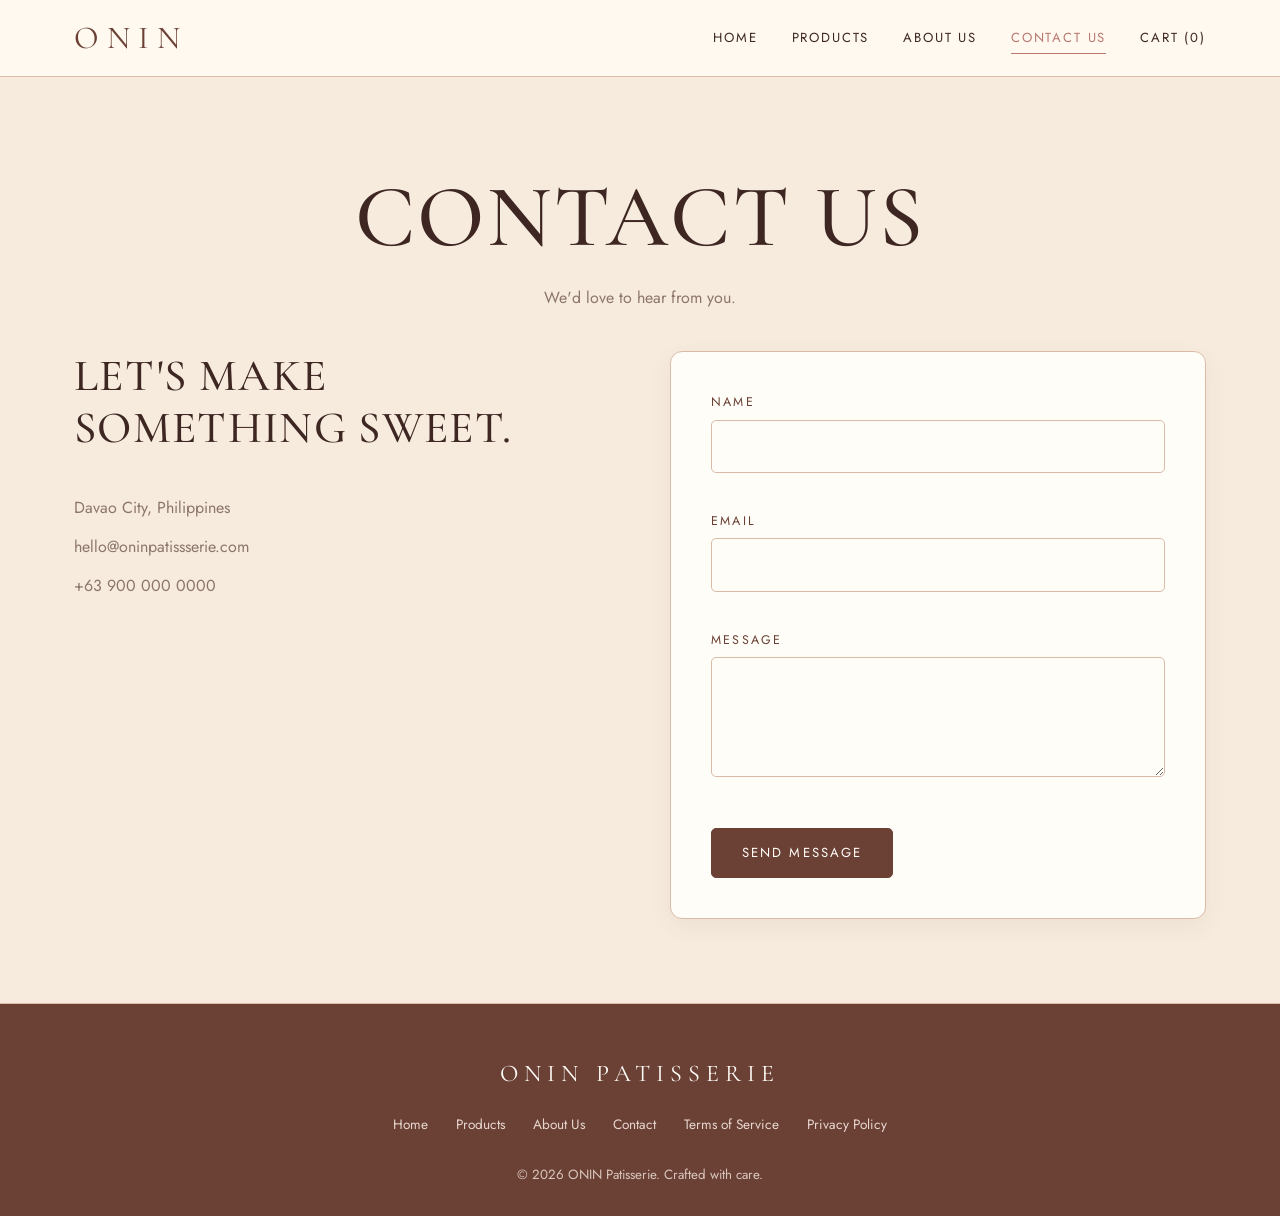
<file: index.html>
<!DOCTYPE html>
<html lang="en">
<head>
<meta charset="UTF-8">
<meta name="viewport" content="width=device-width, initial-scale=1">

<title>Contact Us | ONIN Patisserie</title>

<link rel="preconnect" href="https://fonts.googleapis.com">
<link href="https://fonts.googleapis.com/css2?family=Cormorant+Garamond:wght@400;500;600&family=Jost:wght@300;400;500&display=swap" rel="stylesheet">

<link rel="stylesheet" href="style.css">
</head>

<body>

<header class="nav">
<div class="container">

<a class="logo" href="index.html">ONIN</a>

<button class="hamburger" id="hamburger" aria-label="Menu" aria-expanded="false">
&#9776;
</button>

<ul class="nav-links" id="nav-links">

<li>
<a href="index.html">Home</a>
</li>

<li>
<a href="product.html">Products</a>
</li>

<li>
<a href="aboutus.html">About Us</a>
</li>

<li>
<a href="contactus.html" class="active">Contact Us</a>
</li>

<li>
<a href="cart.html">
Cart (<span id="cart-count">0</span>)
</a>
</li>

</ul>

</div>
</header>


<main>

<section class="page-head">

<div class="container">

<h1>CONTACT US</h1>

<p class="lead" style="margin:16px auto 0">
We'd love to hear from you.
</p>

</div>

</section>


<section style="padding-top:0">

<div class="container two" style="align-items:start">

<div class="info">

<h2>LET'S MAKE SOMETHING SWEET.</h2>

<br>

<p>Davao City, Philippines</p>

<p>hello@oninpatissserie.com</p>

<p>+63 900 000 0000</p>

</div>


<form 
class="checkout" 
id="contact-form" 
style="margin:0" 
novalidate
>

<label for="c-name" style="margin-top:0">
Name
</label>

<input type="text" id="c-name">

<div class="error" id="c-name-error"></div>


<label for="c-email">
Email
</label>

<input type="email" id="c-email">

<div class="error" id="c-email-error"></div>


<label for="c-message">
Message
</label>

<textarea id="c-message"></textarea>

<div class="error" id="c-message-error"></div>


<button 
type="submit" 
class="btn solid" 
style="margin-top:20px"
>
SEND MESSAGE
</button>


<div class="success hidden" id="contact-success">
Thank you! Your message has been received.
</div>

</form>

</div>

</section>

</main>


<div class="toast" id="toast" role="status"></div>


<footer class="footer">

<div class="container">

<span class="logo">
ONIN PATISSERIE
</span>


<ul>

<li>
<a href="index.html">Home</a>
</li>

<li>
<a href="product.html">Products</a>
</li>

<li>
<a href="aboutus.html">About Us</a>
</li>

<li>
<a href="contactus.html">Contact</a>
</li>

<li>
<a href="#">Terms of Service</a>
</li>

<li>
<a href="#">Privacy Policy</a>
</li>

</ul>


<small>
&copy; 2026 ONIN Patisserie. Crafted with care.
</small>

</div>

</footer>


<script src="script.js"></script>

</body>
</html>
</file>
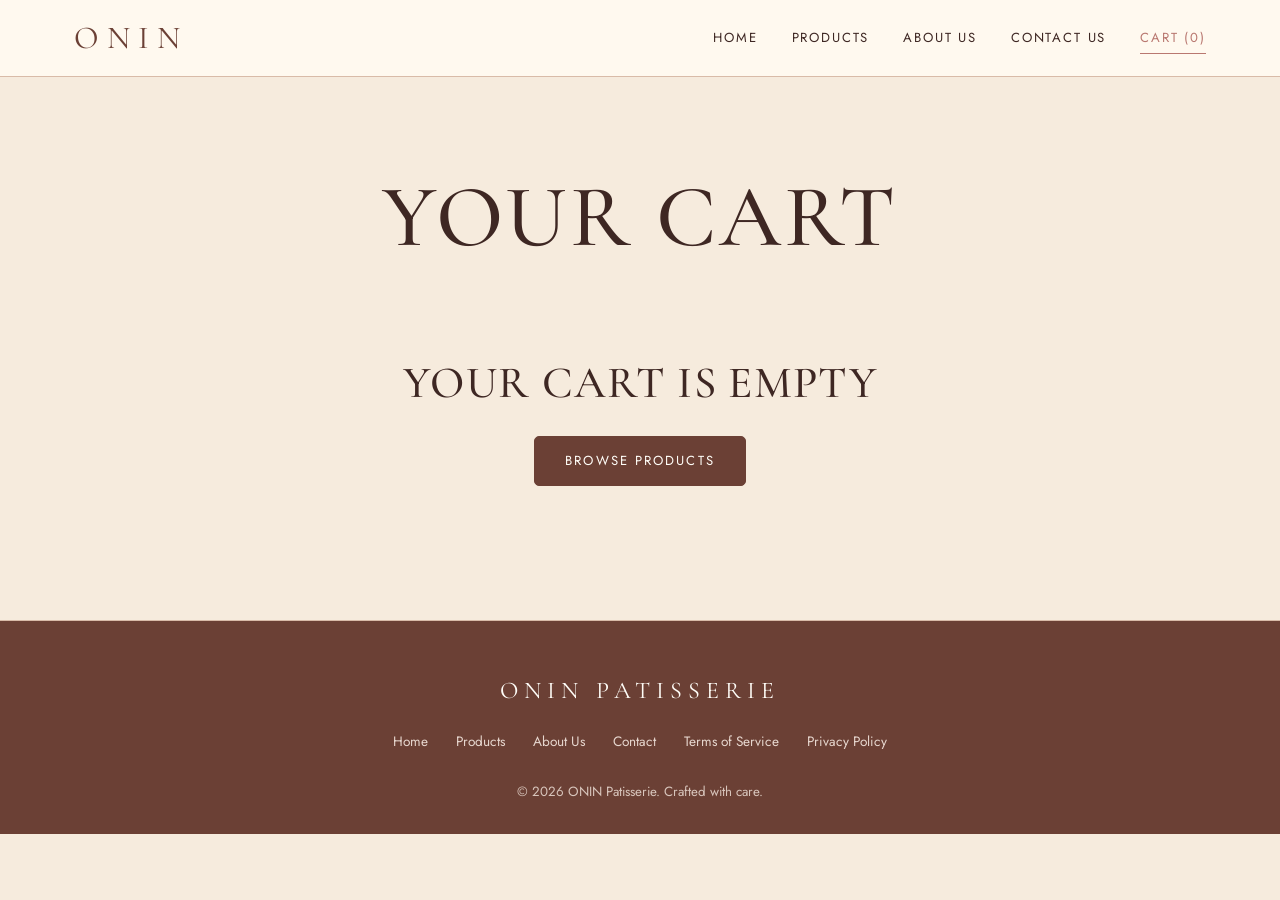
<file: cart.html>
<!DOCTYPE html>
<html lang="en">
<head>
<meta charset="UTF-8">
<meta name="viewport" content="width=device-width, initial-scale=1">

<title>Cart | ONIN Patisserie</title>

<link rel="preconnect" href="https://fonts.googleapis.com">
<link href="https://fonts.googleapis.com/css2?family=Cormorant+Garamond:wght@400;500;600&family=Jost:wght@300;400;500&display=swap" rel="stylesheet">

<link rel="stylesheet" href="style.css">
</head>

<body>

<header class="nav">
<div class="container">

<a class="logo" href="index.html">ONIN</a>

<button class="hamburger" id="hamburger" aria-label="Menu" aria-expanded="false">
&#9776;
</button>

<ul class="nav-links" id="nav-links">

<li>
<a href="index.html">Home</a>
</li>

<li>
<a href="product.html">Products</a>
</li>

<li>
<a href="aboutus.html">About Us</a>
</li>

<li>
<a href="contactus.html">Contact Us</a>
</li>

<li>
<a href="cart.html" class="active">
Cart (<span id="cart-count">0</span>)
</a>
</li>

</ul>

</div>
</header>


<main>

<section class="page-head">

<div class="container">

<h1>YOUR CART</h1>

</div>

</section>


<section style="padding-top:0">

<div class="container">

<div id="confirmation" class="confirm hidden">

<h2>ORDER CONFIRMED</h2>

<p class="lead" style="margin:16px auto">
Thank you for choosing ONIN Patisserie.<br>
Your order has been received and is now being prepared.
</p>

<p>Order Number:</p>

<div class="order-no" id="order-no">
ONIN-XXXXXX
</div>

<br>

<a class="btn" href="product.html">
Browse Products
</a>

</div>


<div id="cart-section">

<div id="cart-empty" class="empty center hidden">

<h2>YOUR CART IS EMPTY</h2>

<a class="btn solid" href="product.html">
Browse Products
</a>

</div>


<div id="cart-full" class="hidden">

<div class="cart-row cart-head">
<span>Product</span>
<span>Price</span>
<span>Quantity</span>
<span>Subtotal</span>
<span></span>
</div>


<div id="cart-items"></div>


<div class="totals">

<div>
<span>Subtotal</span>
<span id="subtotal">₱0</span>
</div>

<div>
<span>Delivery Fee</span>
<span id="delivery">₱50</span>
</div>

<div class="grand">
<span>Total</span>
<span id="total">₱0</span>
</div>

</div>


<form class="checkout" id="checkout-form" novalidate>

<h2>CHECKOUT</h2>


<label for="name">
Full Name
</label>

<input 
type="text" 
id="name" 
autocomplete="name"
>

<div class="error" id="name-error"></div>


<label for="phone">
Contact Number
</label>

<input 
type="tel" 
id="phone" 
autocomplete="tel"
>

<div class="error" id="phone-error"></div>


<label for="address">
Delivery Address
</label>

<textarea id="address"></textarea>

<div class="error" id="address-error"></div>


<label for="notes">
Delivery Notes
</label>

<textarea id="notes"></textarea>


<label for="payment">
Payment Method
</label>

<select id="payment">

<option value="">
Select payment method
</option>

<option>
Cash on Delivery
</option>

<option>
GCash
</option>

</select>

<div class="error" id="payment-error"></div>


<label class="check" for="terms">

<input 
type="checkbox" 
id="terms"
>

I agree to the Terms of Service and Privacy Policy.

</label>

<div class="error" id="terms-error"></div>


<button 
type="submit" 
class="btn solid" 
style="margin-top:14px"
>
PLACE ORDER
</button>

</form>

</div>

</div>

</div>

</section>

</main>


<div class="toast" id="toast" role="status"></div>


<footer class="footer">

<div class="container">

<span class="logo">
ONIN PATISSERIE
</span>


<ul>

<li>
<a href="index.html">Home</a>
</li>

<li>
<a href="product.html">Products</a>
</li>

<li>
<a href="aboutus.html">About Us</a>
</li>

<li>
<a href="contactus.html">Contact</a>
</li>

<li>
<a href="#">Terms of Service</a>
</li>

<li>
<a href="#">Privacy Policy</a>
</li>

</ul>


<small>
&copy; 2026 ONIN Patisserie. Crafted with care.
</small>

</div>

</footer>


<script src="script.js"></script>

</body>
</html>
</file>
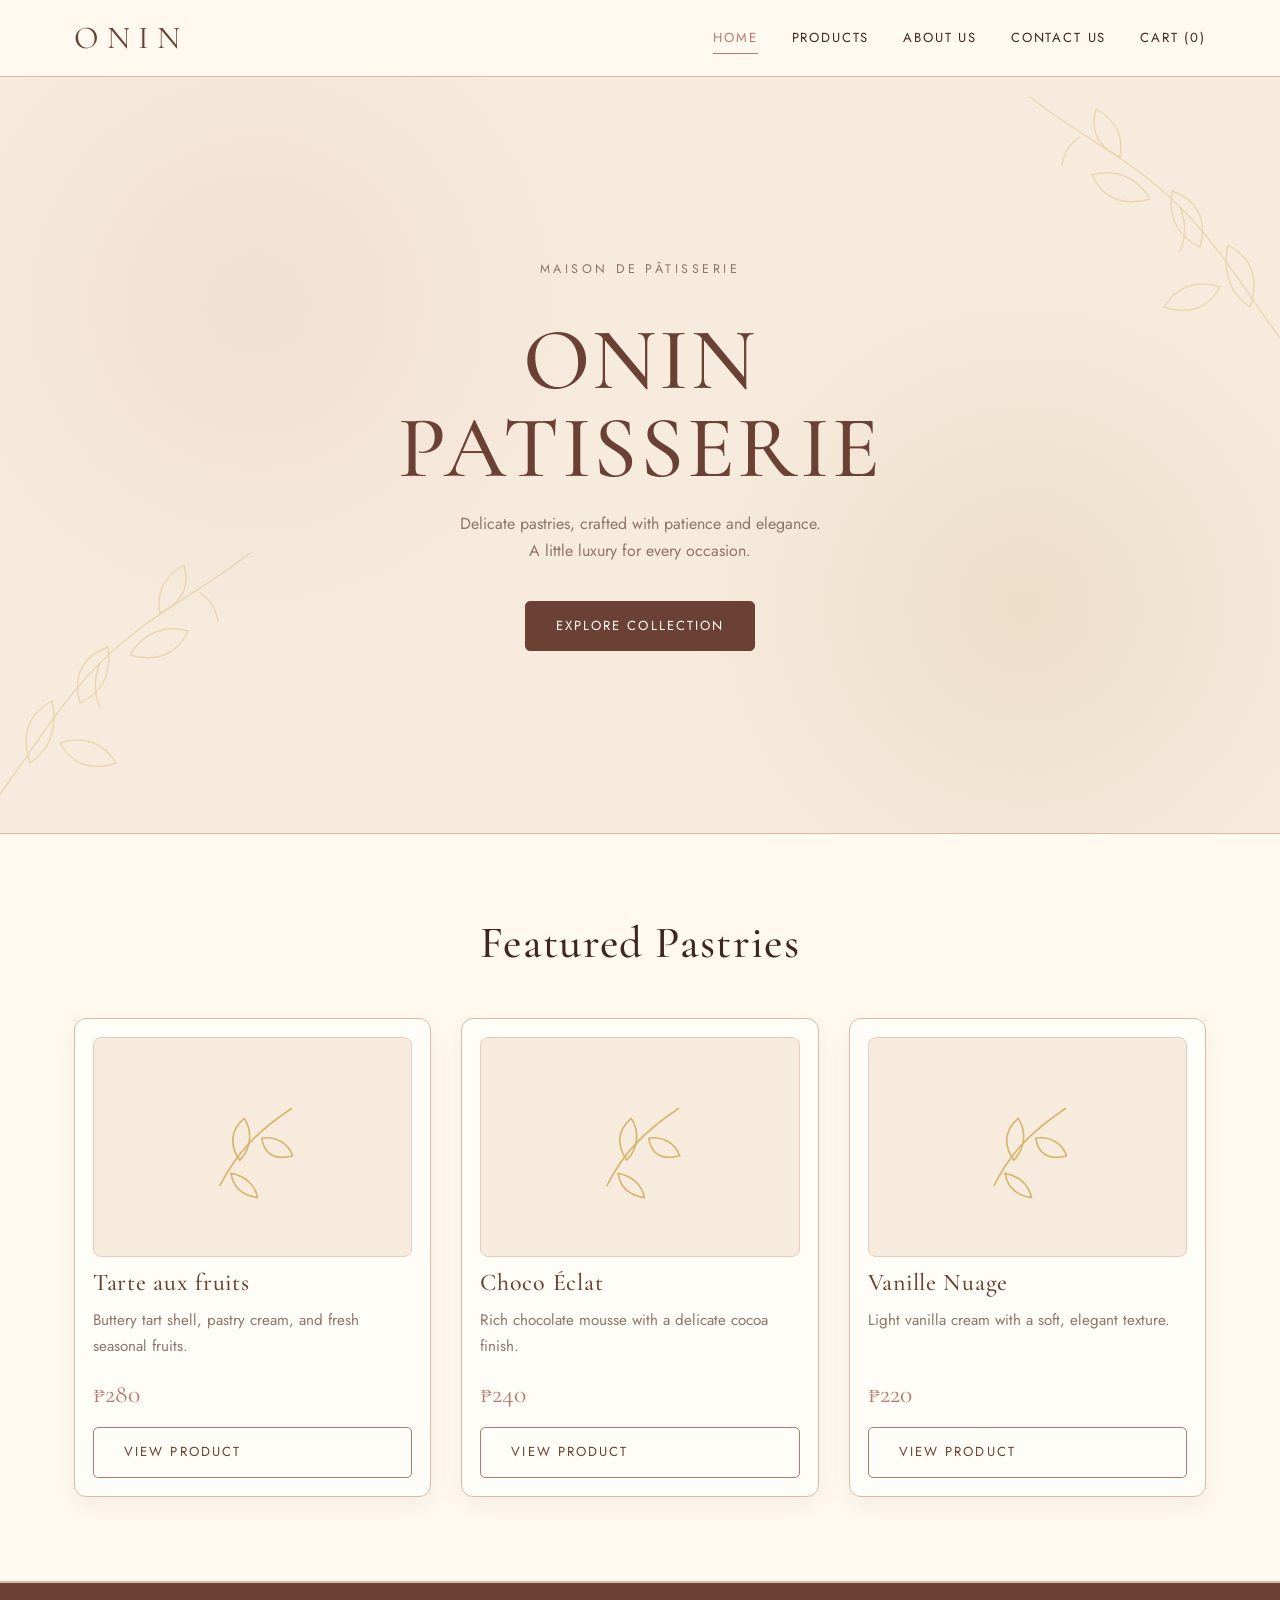
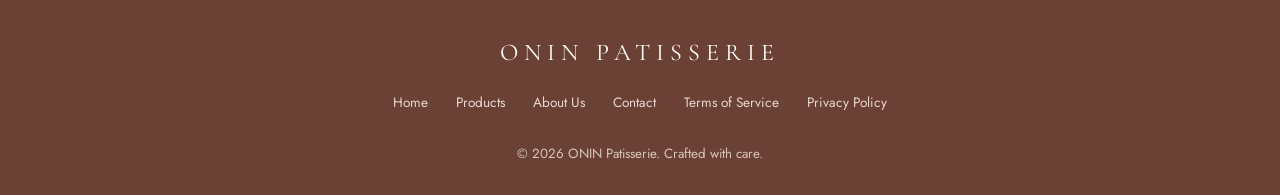
<file: nyx_patisserie.html>
<!DOCTYPE html>
<html lang="en">
<head>
<meta charset="UTF-8">
<meta name="viewport" content="width=device-width, initial-scale=1">

<title>Home | ONIN Patisserie</title>

<link rel="preconnect" href="https://fonts.googleapis.com">
<link href="https://fonts.googleapis.com/css2?family=Cormorant+Garamond:wght@400;500;600&family=Jost:wght@300;400;500&display=swap" rel="stylesheet">

<link rel="stylesheet" href="style.css">
</head>

<body>

<header class="nav">
<div class="container">

<a class="logo" href="index.html">ONIN</a>

<button class="hamburger" id="hamburger" aria-label="Menu" aria-expanded="false">
&#9776;
</button>

<ul class="nav-links" id="nav-links">

<li>
<a href="index.html" class="active">Home</a>
</li>

<li>
<a href="product.html">Products</a>
</li>

<li>
<a href="aboutus.html">About Us</a>
</li>

<li>
<a href="contactus.html">Contact Us</a>
</li>

<li>
<a href="cart.html">
Cart (<span id="cart-count">0</span>)
</a>
</li>

</ul>

</div>
</header>


<main>

<section class="hero">

<div class="container">

<svg class="vine l"
viewBox="0 0 300 300"
fill="none"
stroke="#D6B56D"
stroke-width="1.4"
stroke-linecap="round"
aria-hidden="true">

<path d="M10 290C60 230 90 170 140 120S240 50 290 10"/>

<path d="M70 220c-10-30 0-50 22-62 6 28-2 48-22 62zM120 160c-8-28 4-48 28-56 4 26-6 46-28 56zM170 112c14-24 36-30 58-24-10 22-30 32-58 24zM100 200c24-8 44 0 56 20-24 8-44 2-56-20zM200 70c-4-22 6-38 24-48 6 22-2 38-24 48z"/>

<path d="M140 120c-6 14-6 30 0 44M240 50c10 6 16 16 18 28"/>

</svg>


<svg class="vine r"
viewBox="0 0 300 300"
fill="none"
stroke="#D6B56D"
stroke-width="1.4"
stroke-linecap="round"
aria-hidden="true">

<path d="M10 290C60 230 90 170 140 120S240 50 290 10"/>

<path d="M70 220c-10-30 0-50 22-62 6 28-2 48-22 62zM120 160c-8-28 4-48 28-56 4 26-6 46-28 56zM170 112c14-24 36-30 58-24-10 22-30 32-58 24zM100 200c24-8 44 0 56 20-24 8-44 2-56-20zM200 70c-4-22 6-38 24-48 6 22-2 38-24 48z"/>

<path d="M140 120c-6 14-6 30 0 44M240 50c10 6 16 16 18 28"/>

</svg>


<p class="eyebrow">
MAISON DE PÂTISSERIE
</p>

<h1>
ONIN<br>PATISSERIE
</h1>

<p>
Delicate pastries, crafted with patience and elegance.<br>
A little luxury for every occasion.
</p>

<a class="btn solid" href="product.html">
Explore Collection
</a>

</div>

</section>


<section class="alt">

<div class="container">

<div class="center">

<h2>Featured Pastries</h2>

</div>


<div class="grid">


<article class="card">

<div class="visual">

<svg
viewBox="0 0 100 100"
fill="none"
stroke="#D6B56D"
stroke-width="1.5"
stroke-linecap="round"
aria-hidden="true">

<path d="M20 85C35 55 55 35 85 15"/>

<path d="M38 62c-10-14-8-28 4-38 8 12 6 28-4 38zM58 42c12-2 24 4 28 16-14 4-26 0-28-16zM30 74c12 2 22 10 24 22-14-2-22-10-24-22z"/>

</svg>

</div>

<h3>Tarte aux fruits</h3>

<p>
Buttery tart shell, pastry cream, and fresh seasonal fruits.
</p>

<div class="price">
₱280
</div>

<a class="btn" href="product.html#tarte">
View Product
</a>

</article>


<article class="card">

<div class="visual">

<svg
viewBox="0 0 100 100"
fill="none"
stroke="#D6B56D"
stroke-width="1.5"
stroke-linecap="round"
aria-hidden="true">

<path d="M20 85C35 55 55 35 85 15"/>

<path d="M38 62c-10-14-8-28 4-38 8 12 6 28-4 38zM58 42c12-2 24 4 28 16-14 4-26 0-28-16zM30 74c12 2 22 10 24 22-14-2-22-10-24-22z"/>

</svg>

</div>

<h3>Choco Éclat</h3>

<p>
Rich chocolate mousse with a delicate cocoa finish.
</p>

<div class="price">
₱240
</div>

<a class="btn" href="product.html#eclat">
View Product
</a>

</article>


<article class="card">

<div class="visual">

<svg
viewBox="0 0 100 100"
fill="none"
stroke="#D6B56D"
stroke-width="1.5"
stroke-linecap="round"
aria-hidden="true">

<path d="M20 85C35 55 55 35 85 15"/>

<path d="M38 62c-10-14-8-28 4-38 8 12 6 28-4 38zM58 42c12-2 24 4 28 16-14 4-26 0-28-16zM30 74c12 2 22 10 24 22-14-2-22-10-24-22z"/>

</svg>

</div>

<h3>Vanille Nuage</h3>

<p>
Light vanilla cream with a soft, elegant texture.
</p>

<div class="price">
₱220
</div>

<a class="btn" href="product.html#vanille">
View Product
</a>

</article>


</div>

</div>

</section>

</main>


<div class="toast" id="toast" role="status"></div>


<footer class="footer">

<div class="container">

<span class="logo">
ONIN PATISSERIE
</span>


<ul>

<li>
<a href="index.html">Home</a>
</li>

<li>
<a href="product.html">Products</a>
</li>

<li>
<a href="aboutus.html">About Us</a>
</li>

<li>
<a href="contactus.html">Contact</a>
</li>

<li>
<a href="#">Terms of Service</a>
</li>

<li>
<a href="#">Privacy Policy</a>
</li>

</ul>


<small>
&copy; 2026 ONIN Patisserie. Crafted with care.
</small>

</div>

</footer>


<script src="script.js"></script>

</body>
</html>
</file>
<file: style.css>
/* VARIABLES */
:root{
  --pastry:#F6EBDD;
  --cream:#FFF9F0;
  --vanilla:#FFFDF8;
  --pink:#E8C7C0;
  --rose:#B97870;
  --brown:#6B4035;
  --dark:#3E2723;
  --gold:#B9935A;
  --muted:#8D756C;
  --border:#D9BBA8;

  --serif:'Cormorant Garamond',Georgia,'Times New Roman',serif;
  --sans:'Jost','Helvetica Neue',Arial,sans-serif;
}

/* RESET */
*{
  box-sizing:border-box;
  margin:0;
  padding:0;
}

html{
  scroll-behavior:smooth;
}

body{
  background:var(--pastry);
  color:var(--dark);
  font-family:var(--sans);
  line-height:1.7;
  overflow-x:hidden;
}

img,
svg{
  max-width:100%;
}

/* GLOBAL */
h1,
h2,
h3{
  font-family:var(--serif);
  font-weight:500;
  line-height:1.15;
  letter-spacing:.03em;
}

h1{
  font-size:clamp(2.4rem,7vw,5.5rem);
}

h2{
  font-size:clamp(1.8rem,4vw,2.8rem);
}

h3{
  font-size:1.5rem;
}

a{
  color:inherit;
  text-decoration:none;
}

.container{
  max-width:1180px;
  margin:0 auto;
  padding:0 24px;
}

section{
  padding:84px 0;
}

.alt{
  background:var(--cream);
  border-top:1px solid var(--border);
  border-bottom:1px solid var(--border);
}

.eyebrow{
  color:var(--rose);
  letter-spacing:.28em;
  font-size:.78rem;
  margin-bottom:18px;
  text-transform:uppercase;
}

.lead{
  color:var(--muted);
  max-width:560px;
}

.center{
  text-align:center;
}

.center .lead{
  margin:16px auto 0;
}

.page-head{
  padding:90px 0 40px;
  text-align:center;
}

/* NAVIGATION */
.nav{
  position:sticky;
  top:0;
  z-index:50;
  background:rgba(255,249,240,.96);
  border-bottom:1px solid var(--border);
  backdrop-filter:blur(10px);
}

.nav .container{
  display:flex;
  align-items:center;
  justify-content:space-between;
  height:76px;
}

.logo{
  font-family:var(--serif);
  font-size:2rem;
  letter-spacing:.25em;
  color:var(--brown);
}

.nav-links{
  display:flex;
  gap:34px;
  list-style:none;
  font-size:.82rem;
  letter-spacing:.14em;
  text-transform:uppercase;
}

.nav-links a{
  padding:6px 0;
  border-bottom:1px solid transparent;
  transition:.3s;
}

.nav-links a:hover,
.nav-links a.active{
  color:var(--rose);
  border-color:var(--rose);
}

.hamburger{
  display:none;
  background:var(--vanilla);
  border:1px solid var(--border);
  color:var(--brown);
  width:44px;
  height:40px;
  font-size:1.3rem;
  cursor:pointer;
  border-radius:8px;
}

/* HERO */
.hero{
  position:relative;
  min-height:84vh;
  display:flex;
  align-items:center;
  text-align:center;
  overflow:hidden;
  background:
    radial-gradient(circle at 20% 30%,rgba(232,199,192,.35),transparent 30%),
    radial-gradient(circle at 80% 70%,rgba(185,147,90,.15),transparent 30%),
    var(--pastry);
}

.hero h1{
  margin:18px 0;
  line-height:1;
  color:var(--brown);
}

.hero p{
  color:var(--muted);
  max-width:520px;
  margin:0 auto 36px;
}

/* BUTTONS */
.btn{
  display:inline-block;
  padding:13px 30px;
  border:1px solid var(--rose);
  background:transparent;
  color:var(--brown);
  font:inherit;
  font-size:.82rem;
  letter-spacing:.16em;
  text-transform:uppercase;
  cursor:pointer;
  transition:.3s;
  border-radius:5px;
}

.btn:hover{
  background:var(--rose);
  color:var(--vanilla);
}

.btn.solid{
  background:var(--brown);
  color:var(--vanilla);
  border-color:var(--brown);
}

.btn.solid:hover{
  background:var(--rose);
  border-color:var(--rose);
}

/* PRODUCTS */
.grid{
  display:grid;
  grid-template-columns:repeat(3,1fr);
  gap:30px;
  margin-top:48px;
}

/* PRODUCT CARDS */
.card{
  border:1px solid var(--border);
  background:var(--vanilla);
  padding:18px;
  display:flex;
  flex-direction:column;
  gap:12px;
  transition:.3s;
  border-radius:12px;
  overflow:hidden;
  box-shadow:0 8px 25px rgba(107,64,53,.07);
}

.card:hover{
  transform:translateY(-5px);
  border-color:var(--rose);
  box-shadow:0 14px 35px rgba(107,64,53,.12);
}

/* FIXED IMAGE AREA */
.visual{
  height:220px;
  width:100%;
  border:1px solid #E3CEC1;
  display:flex;
  align-items:center;
  justify-content:center;
  background:var(--pastry);
  border-radius:8px;
  overflow:hidden;
  position:relative;
}

.visual img{
  width:100%;
  height:100%;
  object-fit:cover;
  display:block;
}

.visual svg{
  width:110px;
  height:110px;
}

.card h3{
  color:var(--brown);
}

.card p{
  color:var(--muted);
  font-size:.95rem;
  flex:1;
}

.price{
  color:var(--rose);
  font-family:var(--serif);
  font-size:1.6rem;
}

/* PRODUCT ACTIONS */
.actions{
  display:flex;
  gap:10px;
  flex-wrap:wrap;
}

.actions .btn{
  flex:1;
  padding:11px 8px;
  text-align:center;
  min-width:0;
}

/* QUANTITY */
.qty{
  display:flex;
  align-items:center;
  gap:8px;
}

.qty button{
  width:34px;
  height:34px;
  background:var(--vanilla);
  border:1px solid var(--border);
  color:var(--brown);
  cursor:pointer;
  font-size:1.1rem;
  border-radius:5px;
}

.qty input{
  width:52px;
  height:34px;
  text-align:center;
  background:var(--pastry);
  border:1px solid var(--border);
  color:var(--dark);
  font:inherit;
  border-radius:5px;
}

/* TOAST */
.toast{
  position:fixed;
  bottom:24px;
  left:50%;
  transform:translateX(-50%);
  background:var(--brown);
  color:var(--vanilla);
  padding:12px 26px;
  z-index:99;
  opacity:0;
  pointer-events:none;
  transition:.4s;
  border-radius:5px;
}

.toast.show{
  opacity:1;
}

/* CART */
.cart-row{
  display:grid;
  grid-template-columns:2fr 1fr 1.4fr 1fr auto;
  gap:16px;
  align-items:center;
  padding:18px 0;
  border-bottom:1px solid var(--border);
}

.cart-head{
  color:var(--rose);
  font-size:.78rem;
  letter-spacing:.2em;
  text-transform:uppercase;
}

.cart-row h3{
  font-size:1.3rem;
  color:var(--brown);
}

.remove{
  background:none;
  border:none;
  color:var(--muted);
  text-decoration:underline;
  cursor:pointer;
  font:inherit;
}

.remove:hover{
  color:var(--rose);
}

.totals{
  margin:30px 0 0 auto;
  max-width:340px;
}

.totals div{
  display:flex;
  justify-content:space-between;
  padding:6px 0;
}

.totals .grand{
  border-top:1px solid var(--border);
  margin-top:8px;
  padding-top:14px;
  color:var(--rose);
  font-family:var(--serif);
  font-size:1.7rem;
}

.empty{
  padding:50px 0;
}

.empty h2{
  margin-bottom:26px;
}

/* CHECKOUT */
.checkout{
  border:1px solid var(--border);
  background:var(--vanilla);
  padding:40px;
  margin-top:60px;
  border-radius:12px;
  box-shadow:0 8px 25px rgba(107,64,53,.06);
}

.confirm{
  border:1px solid var(--border);
  padding:50px 24px;
  text-align:center;
  background:var(--vanilla);
  border-radius:12px;
}

.confirm .order-no{
  font-family:var(--serif);
  font-size:2.2rem;
  color:var(--rose);
  letter-spacing:.1em;
}

/* ABOUT */
.two{
  display:grid;
  grid-template-columns:1fr 1fr;
  gap:60px;
  align-items:center;
}

.three{
  display:grid;
  grid-template-columns:repeat(3,1fr);
  gap:30px;
  margin-top:44px;
}

.pillar{
  border-top:1px solid var(--border);
  padding-top:18px;
}

.pillar h3{
  color:var(--rose);
  margin-bottom:8px;
}

.pillar p{
  color:var(--muted);
}

.art{
  border:1px solid var(--border);
  background:var(--cream);
  padding:30px;
  display:flex;
  justify-content:center;
  border-radius:12px;
}

.art svg{
  width:100%;
  max-width:340px;
  height:auto;
}

/* CONTACT */
.info p{
  margin:12px 0;
  color:var(--muted);
}

/* FORMS */
label{
  display:block;
  margin:16px 0 6px;
  font-size:.78rem;
  letter-spacing:.18em;
  text-transform:uppercase;
  color:var(--brown);
}

input[type=text],
input[type=email],
input[type=tel],
textarea,
select{
  width:100%;
  padding:12px 14px;
  background:var(--vanilla);
  border:1px solid var(--border);
  color:var(--dark);
  font:inherit;
  border-radius:5px;
}

input:focus,
textarea:focus,
select:focus,
.btn:focus-visible,
button:focus-visible,
a:focus-visible{
  outline:2px solid var(--rose);
  outline-offset:2px;
}

textarea{
  min-height:120px;
  resize:vertical;
}

.invalid{
  border-color:#C87575!important;
}

.error{
  color:#B85C5C;
  font-size:.85rem;
  margin-top:6px;
  min-height:1.2em;
}

.check{
  display:flex;
  gap:10px;
  align-items:flex-start;
  margin:22px 0 6px;
  text-transform:none;
  letter-spacing:0;
  font-size:.95rem;
  color:var(--dark);
}

.check input{
  margin-top:6px;
  accent-color:var(--rose);
}

.success{
  border:1px solid var(--border);
  padding:18px;
  margin-top:20px;
  color:var(--rose);
  background:var(--cream);
  font-family:var(--serif);
  font-size:1.3rem;
  border-radius:6px;
}

.hidden{
  display:none!important;
}

/* FOOTER */
.footer{
  border-top:1px solid var(--border);
  background:var(--brown);
  color:var(--vanilla);
  padding:50px 0 30px;
  text-align:center;
}

.footer .logo{
  display:block;
  margin-bottom:18px;
  font-size:1.5rem;
  color:var(--vanilla);
}

.footer ul{
  list-style:none;
  display:flex;
  flex-wrap:wrap;
  justify-content:center;
  gap:10px 28px;
  font-size:.85rem;
  color:#E7D7CF;
}

.footer a:hover{
  color:var(--pink);
}

.footer small{
  display:block;
  margin-top:28px;
  color:#D8C5BC;
}

/* DECORATIONS */
.vine{
  position:absolute;
  pointer-events:none;
  opacity:.4;
  width:300px;
}

.vine.l{
  left:-40px;
  bottom:-10px;
}

.vine.r{
  right:-40px;
  top:10px;
  transform:scaleX(-1);
}

/* RESPONSIVE */
@media(max-width:900px){

  .grid,
  .three{
    grid-template-columns:1fr 1fr;
  }

  .two{
    grid-template-columns:1fr;
    gap:36px;
  }
}

@media(max-width:700px){

  section{
    padding:56px 0;
  }

  .hamburger{
    display:block;
  }

  .nav-links{
    display:none;
    position:absolute;
    top:76px;
    left:0;
    right:0;
    flex-direction:column;
    gap:0;
    background:var(--cream);
    border-bottom:1px solid var(--border);
  }

  .nav-links.open{
    display:flex;
  }

  .nav-links a{
    display:block;
    padding:16px 24px;
    border:none;
  }

  .grid,
  .three{
    grid-template-columns:1fr;
  }

  .vine{
    width:170px;
    opacity:.25;
  }

  .cart-row{
    grid-template-columns:1fr 1fr;
    gap:10px;
  }

  .cart-head{
    display:none;
  }

  .checkout{
    padding:24px 18px;
  }

  .visual{
    height:240px;
  }
}
</file>
